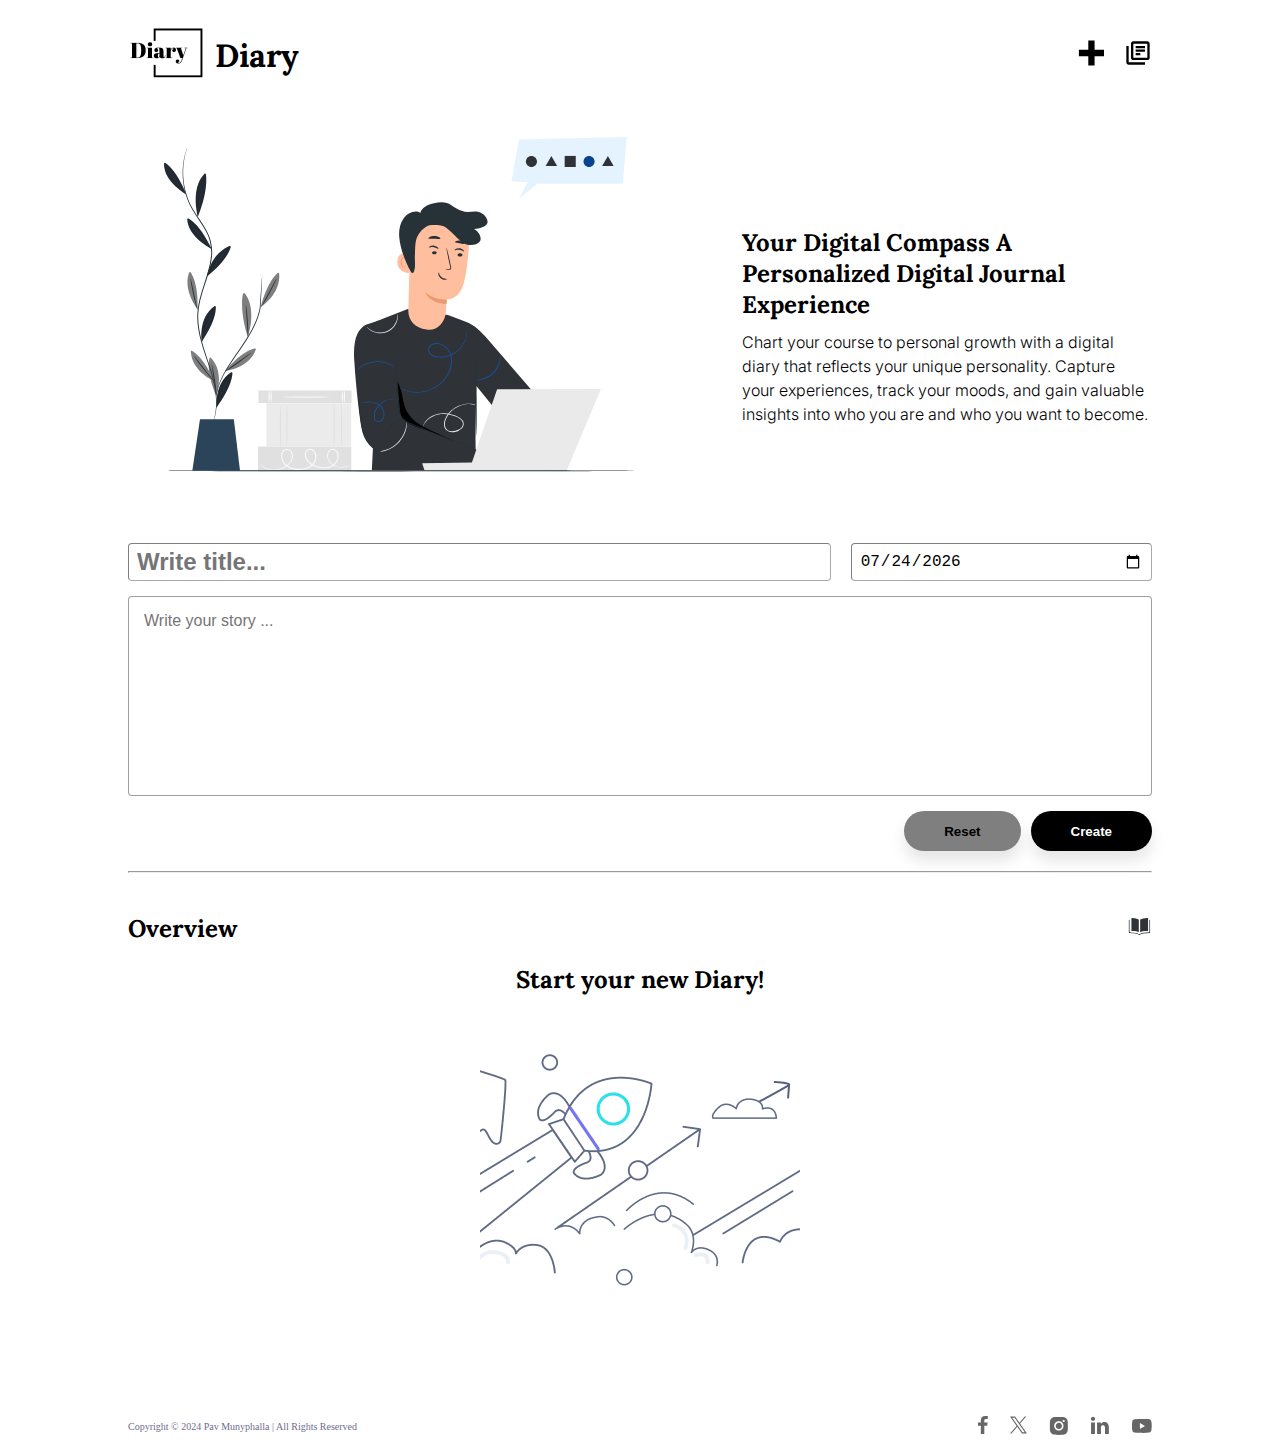
<file: index.html>
<!-- This is the main page of our application -->
<!DOCTYPE html>
<html lang="en">
  <head>
    <meta charset="UTF-8" />
    <meta name="viewport" content="width=device-width, initial-scale=1.0" />
    <title>My Diary</title>
    <!-- Stylesheet -->
    <link rel="preconnect" href="https://fonts.googleapis.com" />
    <link rel="preconnect" href="https://fonts.gstatic.com" crossorigin />
    <link
      href="https://fonts.googleapis.com/css2?family=Inter:wght@100..900&family=Lora:ital,wght@0,400..700;1,400..700&display=swap"
      rel="stylesheet"
    />
    <link rel="stylesheet" href="./css/styles.css" />
    <link rel="icon" type="image/x-icon" href="/assets/images/logo.ico">
    <!-- JavaScript -->
    <script src="./script/index.js" type="module" defer></script>
  </head>
  <body>
    <!-- Navigation Bar -->
    <my-navbar></my-navbar>
    <!-- Hero Section -->
    <div class="hero">
      <img class="hero-image" src="/assets/images/hero.svg" alt="hero" />
      <div class="hero-content">
        <!-- Title -->
        <h2 class="hero-title">
          Your Digital Compass A Personalized Digital Journal Experience
        </h2>
        <!-- Description -->
        <p class="hero-desc">
          Chart your course to personal growth with a digital diary that
          reflects your unique personality. Capture your experiences, track your
          moods, and gain valuable insights into who you are and who you want to
          become.
        </p>
      </div>
    </div>
    <!-- Entry Form -->
    <entry-form class="form" is-edit="false"></entry-form>
    <hr />

    <!-- Overview -->
    <!-- The link is to the all entry page -->
    <div>
      <my-header is-overview="true" url="/pages/all-entry/index.html"
        >Overview</my-header
      >

      <!-- Entry List -->
      <entry-list data-isall="false"></entry-list>
    </div>
    <!-- Footer -->
    <my-footer></my-footer>
  </body>
</html>
</file>
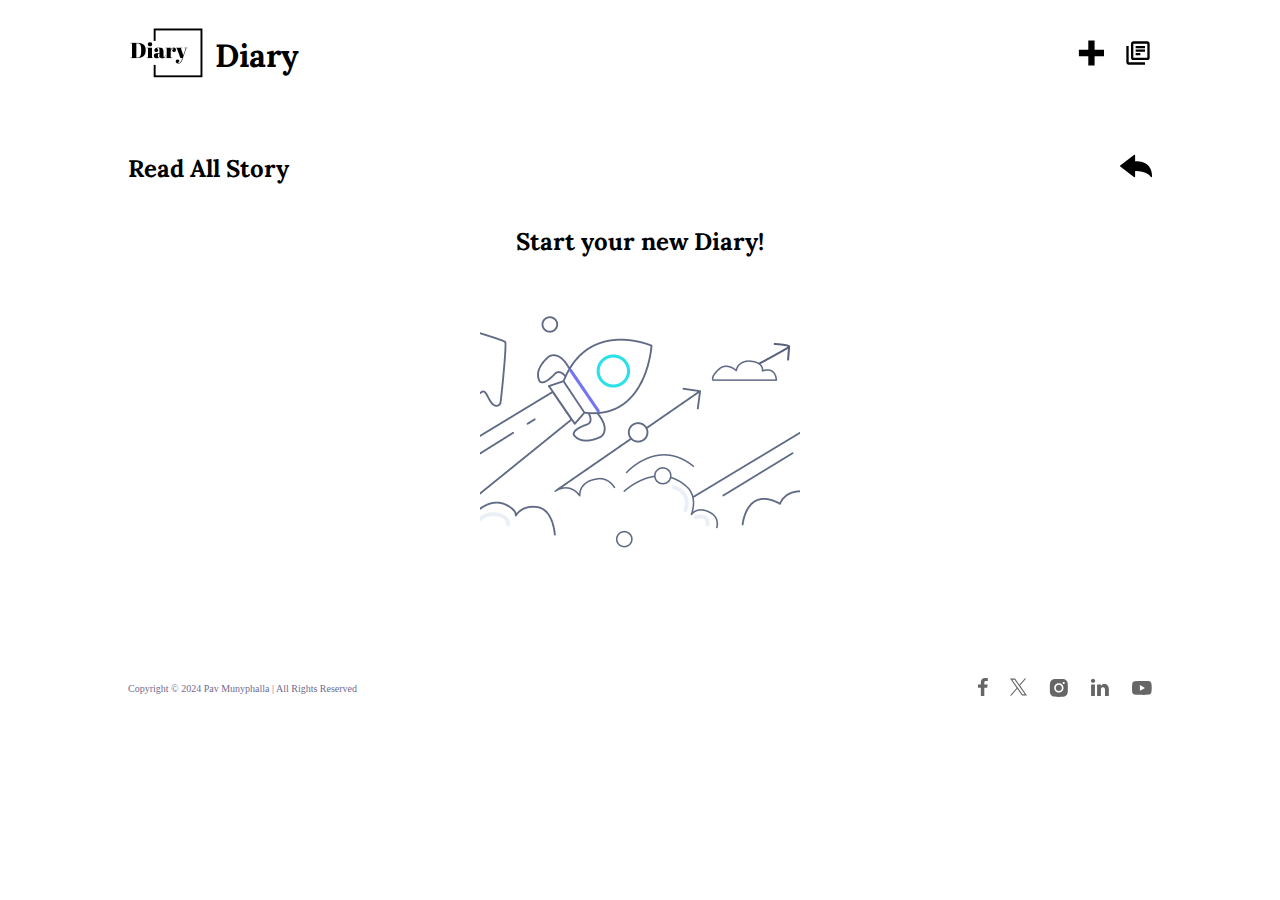
<file: pages/all-entry/index.html>
<!DOCTYPE html>
<html lang="en">
  <head>
    <meta charset="UTF-8" />
    <meta name="viewport" content="width=device-width, initial-scale=1.0" />
    <title>All Entries</title>
    <!-- Google Fonts -->
    <link rel="preconnect" href="https://fonts.googleapis.com" />
    <link rel="preconnect" href="https://fonts.gstatic.com" crossorigin />
    <link
      href="https://fonts.googleapis.com/css2?family=Inter:wght@100..900&family=Lora:ital,wght@0,400..700;1,400..700&display=swap"
      rel="stylesheet"
    />
    <link rel="icon" type="image/x-icon" href="/assets/images/logo.ico">
    <link rel="stylesheet" href="/css/styles.css" />
    <script src="/script/index.js" type="module" defer></script>
  </head>
  <body>
    <my-navbar></my-navbar>
    <my-header
      img="/assets/images/book-icon.svg"
      url="#"
      >Read All Story</my-header
    >
    <entry-list data-isall="true"></entry-list>

    <my-footer></my-footer>
  </body>
</html>
</file>
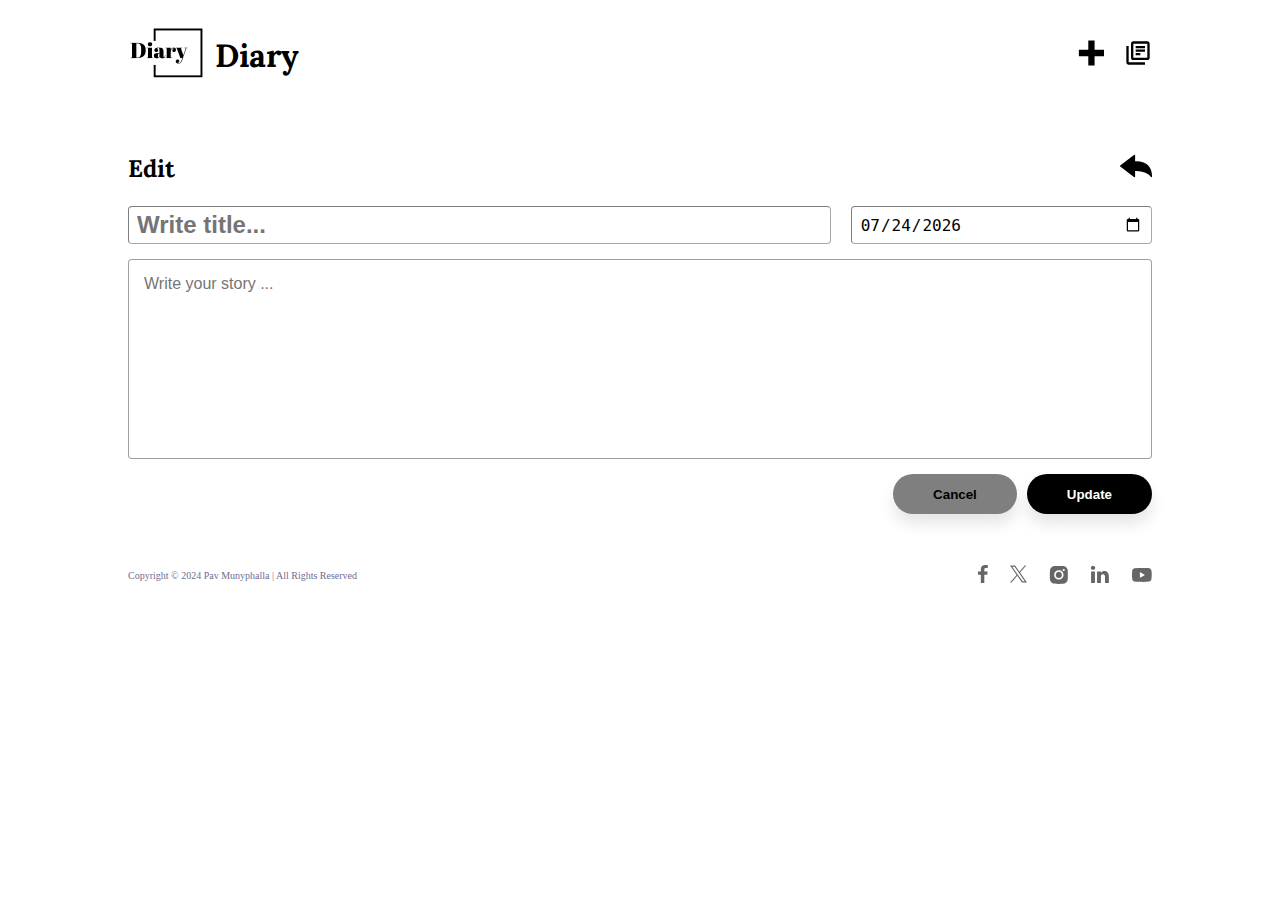
<file: pages/edit/index.html>
<!DOCTYPE html>
<html lang="en">
  <head>
    <meta charset="UTF-8" />
    <meta name="viewport" content="width=device-width, initial-scale=1.0" />
    <title>Edit</title>
    <!-- Google Fonts -->
    <link rel="preconnect" href="https://fonts.googleapis.com" />
    <link rel="preconnect" href="https://fonts.gstatic.com" crossorigin />
    <link
      href="https://fonts.googleapis.com/css2?family=Inter:wght@100..900&family=Lora:ital,wght@0,400..700;1,400..700&display=swap"
      rel="stylesheet"
    />
    <link rel="icon" type="image/x-icon" href="/assets/images/logo.ico">
    <link rel="stylesheet" href="../../css/styles.css" />
    <script src="./script/index.js" type="module" defer></script>
    <script src="../../script/index.js" type="module" defer></script>
  </head>
  <body>
    <my-navbar></my-navbar>
    <my-header img="/assets/images/list-icon.svg" url="#">Edit</my-header>
    <entry-form is-edit="true"></entry-form>
    <my-footer></my-footer>
  </body>
</html>
</file>
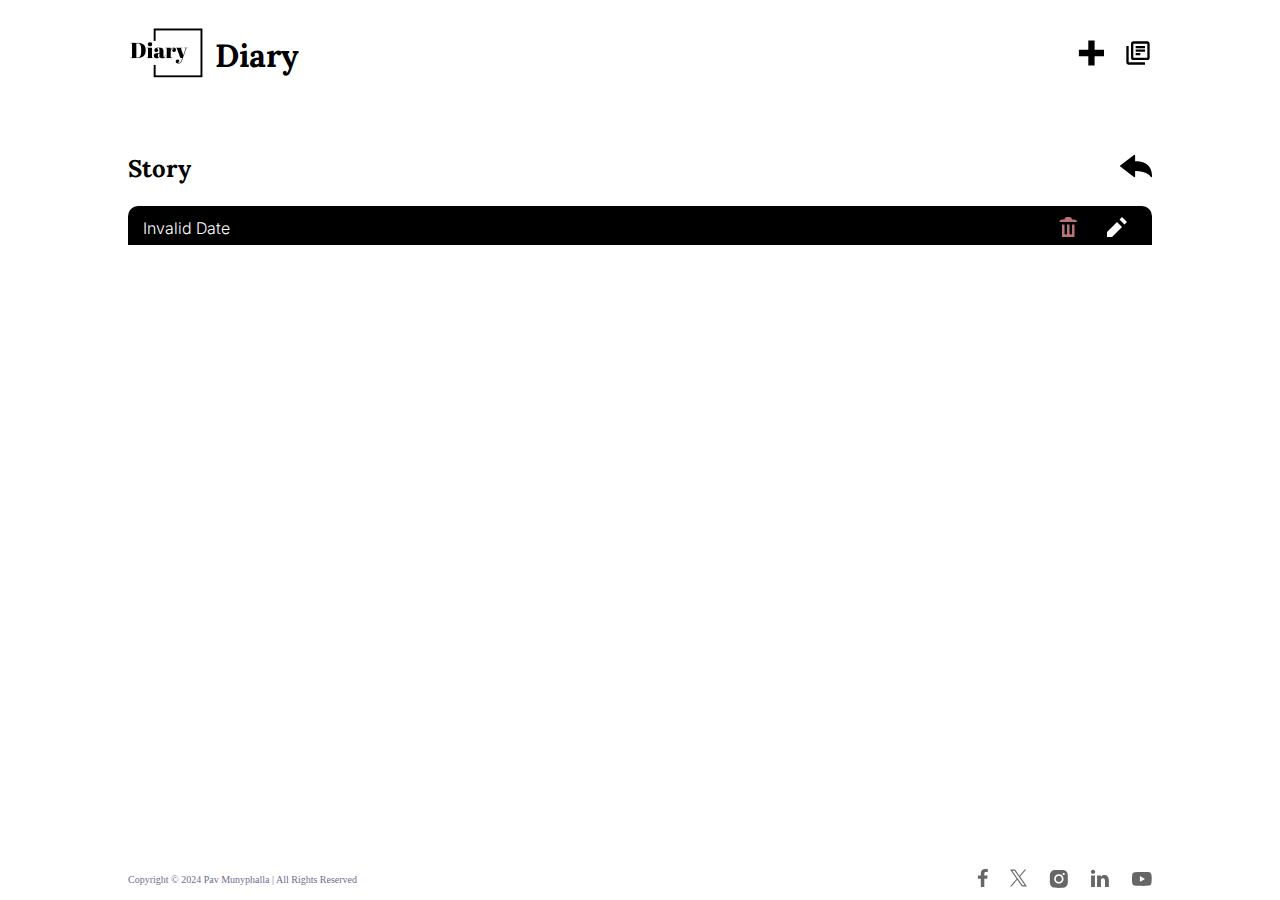
<file: pages/entry-detail/index.html>
<!DOCTYPE html>
<html lang="en">
  <head>
    <meta charset="UTF-8" />
    <meta name="viewport" content="width=device-width, initial-scale=1.0" />
    <title>Entry Detail</title>
    <link rel="stylesheet" href="/css/styles.css" />
    <!-- Google Fonts -->
    <link rel="preconnect" href="https://fonts.googleapis.com" />
    <link rel="preconnect" href="https://fonts.gstatic.com" crossorigin />
    <link
      href="https://fonts.googleapis.com/css2?family=Inter:wght@100..900&family=Lora:ital,wght@0,400..700;1,400..700&display=swap"
      rel="stylesheet"
    />
    <link rel="icon" type="image/x-icon" href="/assets/images/logo.ico">
    <script src="/script/index.js" type="module" defer></script>
    <script src="./script/index.js" type="module" defer></script>
  </head>
  <body>
    <my-navbar></my-navbar>

    <!-- story header -->
    <!-- <section class="header">
      <h2>My Story</h2>
      <img class="header__image" src="/assets/images/illustration.png" alt="" />
    </section> -->
    <my-header img="/assets/images/book-icon.svg" url="#">Story</my-header>
    <!-- <entry-list data-isall="false"></entry-list> -->
    <div class="story">
      <entry-card class="story-card"></entry-card>
      <dialog id="remove-popover">
        <div class="remove-popover">
          <img width="100px" src="/assets/images/delete-trash.svg" alt="trash" />
          Confirm Delete
          <div class="remove-buttons">
              <button class="btn-yes">Delete</button>
              <button class="btn-no">Cancel</button>
          </div>
      </div>
      </dialog>
      
    </div>
    <my-footer></my-footer>
  </body>
</html>
</file>
<file: css/styles.css>
@import url("./reset.css");
@import url("./index.css");
@import url("./my-navbar.css");
@import url("./entry-card.css");
@import url("./entry-form.css");
@import url("./view-entry.css");
@import url("./my-header.css");
@import url("./primary-button.css");
@import url("./secondary-button.css");
@import url("./my-footer.css");

/* General Style */
/* set content to 1024px and make it center */
body {
  max-width: 1024px;
  margin: 0 auto;
  display: flex;
  flex-direction: column;
  height: 100dvh;
  width: 100%;
  gap: 20px;
}

/* HEAD */
h1,
h2,
h3,
h4 {
  font-family: "Lora", serif;
}
p {
  font-family: "Inter", sans-serif;
  font-weight: 300;
  line-height: 24px;
}

@media only screen and (min-width: 768px) {
  /* For desktop: */
  body {
    width: 90%;
    margin: 0 auto;
  }
}
</file>
